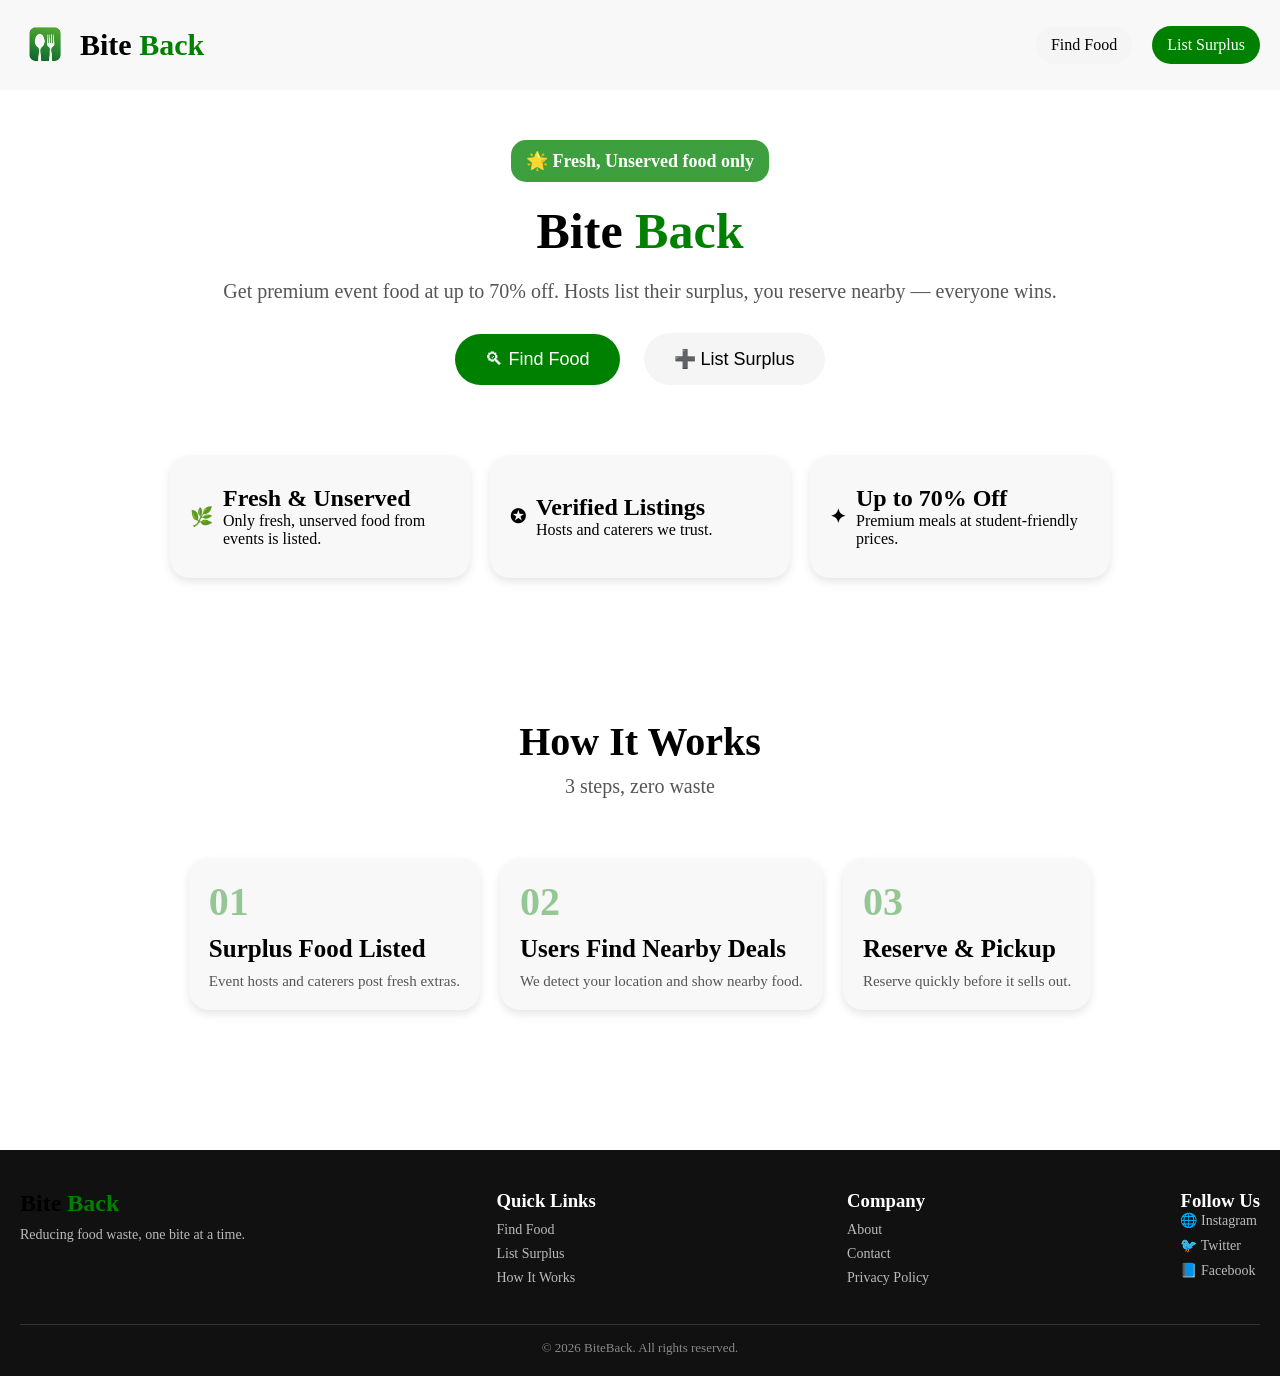
<file: biteback/index.html>
<!DOCTYPE html>
<html lang="en">

<head>
    <meta charset="UTF-8">
    <meta name="viewport" content="width=device-width, initial-scale=1.0">
    <title>BiteBack</title>
    <link rel="stylesheet" href="style.css">
</head>

<body>

    <!-- HEADER -->
    <div class="header">

        <div class="logo">
            <img src="logo.png" alt="BiteBack Logo" class="logo_img">

            <a href="index.html" class="logo_name">
                <span style="color:black;">Bite</span>
                <span style="color:green;">Back</span>
            </a>
        </div>

        <div class="menu_toggle" onclick="toggleMenu()">☰</div>

        <div class="nav" id="navMenu">
            <a href="customer_login.html" class="nav1" onclick="">Find Food</a>
            <a href="list_surplus/list_surplus_login.html" class="nav2">List Surplus</a>
        </div>

    </div>


    <!-- HERO SECTION -->
    <div class="content">

        <h4 class="tag_line">🌟 Fresh, Unserved food only</h4>

        <h1 class="title">
            <span>Bite</span>
            <span style="color:green;">Back</span>
        </h1>

        <p class="description">
            Get premium event food at up to 70% off.
            Hosts list their surplus, you reserve nearby —
            everyone wins.
        </p>

        <button class="food_btn" onclick="window.location.href='customer_login.html'">
            🔍︎ Find Food
        </button>

        <button class="surplus_btn"
            onclick="window.location.href='list_surplus/list_surplus_login.html'">
            ➕ List Surplus
        </button>


        <!-- TRUST CARDS -->
        <div class="cards">

            <div class="card">
                <div class="sym"><h3>🌿</h3></div>
                <div class="card_content">
                    <h2>Fresh & Unserved</h2>
                    <p>Only fresh, unserved food from events is listed.</p>
                </div>
            </div>

            <div class="card">
                <div class="sym"><h3>✪</h3></div>
                <div class="card_content">
                    <h2>Verified Listings</h2>
                    <p>Hosts and caterers we trust.</p>
                </div>
            </div>

            <div class="card">
                <div class="sym"><h3>✦</h3></div>
                <div class="card_content">
                    <h2>Up to 70% Off</h2>
                    <p>Premium meals at student-friendly prices.</p>
                </div>
            </div>

        </div>

    </div>


    <!-- HOW IT WORKS -->
    <div class="how_it_works">

        <h1 class="hiw_title">How It Works</h1>
        <p class="hiw_des">3 steps, zero waste</p>

        <div class="cards">

            <div class="card1">
                <h1 class="count">01</h1>
                <h2 class="card1_head">Surplus Food Listed</h2>
                <p class="card1_des">
                    Event hosts and caterers post fresh extras.
                </p>
            </div>

            <div class="card1">
                <h1 class="count">02</h1>
                <h2 class="card1_head">Users Find Nearby Deals</h2>
                <p class="card1_des">
                    We detect your location and show nearby food.
                </p>
            </div>

            <div class="card1">
                <h1 class="count">03</h1>
                <h2 class="card1_head">Reserve & Pickup</h2>
                <p class="card1_des">
                    Reserve quickly before it sells out.
                </p>
            </div>

        </div>

    </div>


    <!-- FOOTER -->
    <div class="footer">

        <div class="footer_container">

            <div class="footer_brand">
                <h2>
                    <span style="color:black;">Bite</span>
                    <span style="color:green;">Back</span>
                </h2>
                <p>Reducing food waste, one bite at a time.</p>
            </div>

            <div class="footer_links">
                <h3>Quick Links</h3>
                <a href="customer_login.html">Find Food</a>
                <a href="list_surplus/list_surplus_login.html">List Surplus</a>
                <a href="#">How It Works</a>
            </div>

            <div class="footer_links">
                <h3>Company</h3>
                <a href="#">About</a>
                <a href="#">Contact</a>
                <a href="#">Privacy Policy</a>
            </div>

            <div class="footer_social">
                <h3>Follow Us</h3>
                <p>🌐 Instagram</p>
                <p>🐦 Twitter</p>
                <p>📘 Facebook</p>
            </div>

        </div>

        <div class="footer_bottom">
            <p>© 2026 BiteBack. All rights reserved.</p>
        </div>

    </div>


    <!-- MOBILE MENU -->
    <script>
        function toggleMenu() {
            document.getElementById("navMenu").classList.toggle("active");
        }
    </script>


    <!-- LOCATION DETECT -->
    <script>
        function findFood() {

            let btn = document.querySelector(".food_btn");

            if (navigator.geolocation) {

                btn.innerHTML = "📍 Detecting Location...";
                btn.disabled = true;

                navigator.geolocation.getCurrentPosition(success, error);

            } else {
                alert("Geolocation not supported.");
            }

            function success(position) {

                let lat = position.coords.latitude;
                let lng = position.coords.longitude;

                window.location.href =
                    "food.php?lat=" + lat + "&lng=" + lng;
            }

            function error() {
                alert("Please allow location access.");

                btn.innerHTML = "🔍︎ Find Food";
                btn.disabled = false;
            }
        }
    </script>

</body>
</html>
</file>
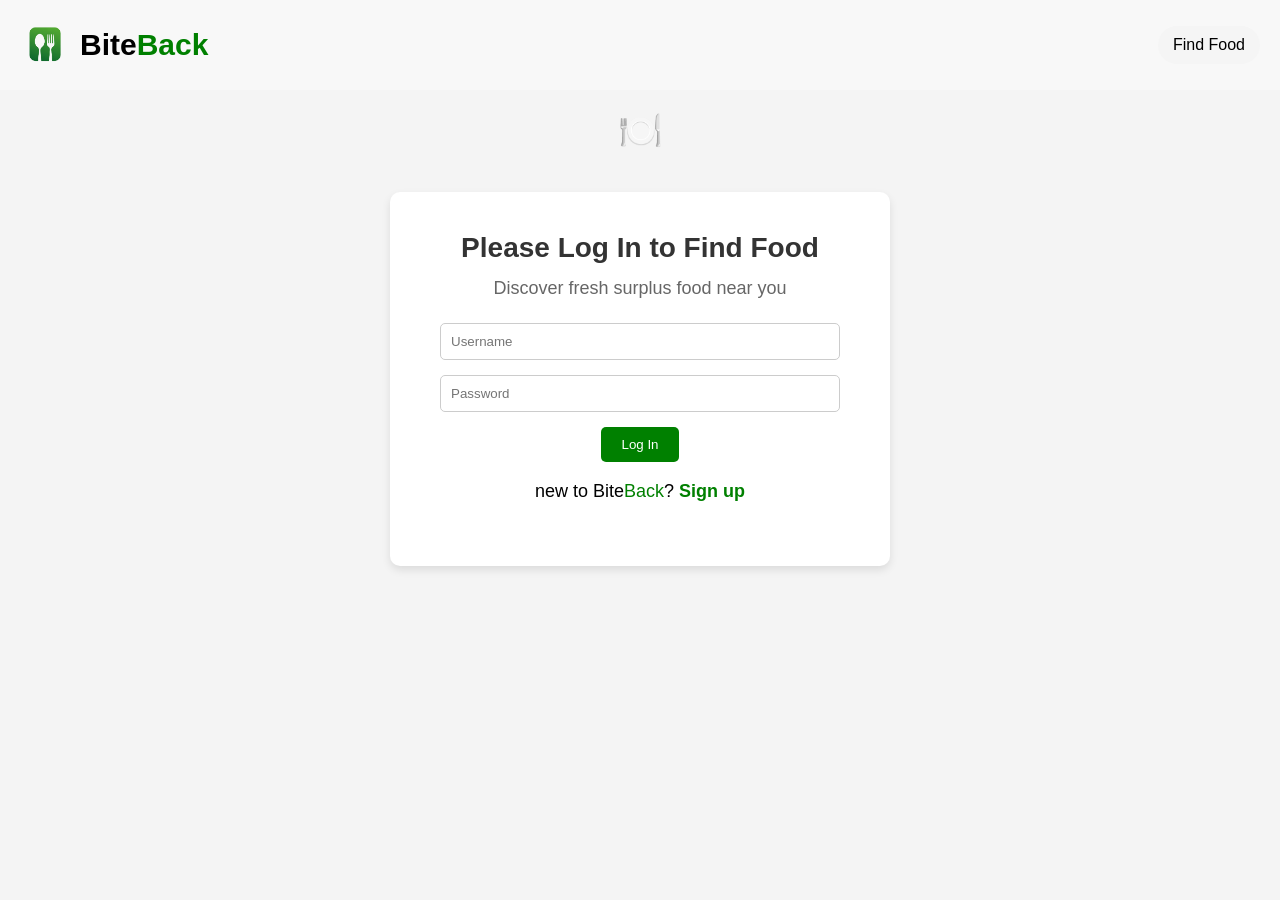
<file: biteback/customer_login.html>
<!DOCTYPE html>
<html>
<head>
    <meta charset="UTF-8">
    <meta name="viewport" content="width=device-width, initial-scale=1.0">
    <title>Customer Login - BiteBack</title>
    <link rel="stylesheet" href="customer_login.css">
</head>
<body>
    <div class="header">
        <div class="logo">
            <img src="logo.png" alt="BiteBack Logo" class="logo_img">
            <a class="logo_name" href="index.html"><span style="color: black;">Bite</span><span
                    style="color: green;">Back</span></a>

        </div>
        <div class="menu_toggle" onclick="toggleMenu()">☰</div>
        <div class="nav" id="navMenu">
            <a href="find_food/find_food_page.php" class="nav1">Find Food</a>
        </div>

    </div>
    <div class="content">
        <h1>🍽️</h1>
        <div class="form">
            <h2 class="form_title">Please Log In to Find Food</h2>
            <p class="form_subtitle">Discover fresh surplus food near you</p>
            <form action="customer_login.php" method="POST">
                <input type="text" name="username" placeholder="Username" required>
                <input type="password" name="password" placeholder="Password" required>
                <button type="submit" class="submit_btn">Log In</button>
                <p>new to <span style="color: black;">Bite</span><span style="color: green;">Back</span>? <a href="customer_signin.html">Sign up</a></p>
            </form>
        </div>
    </div>
</body>
<script>
function toggleMenu() {
    document.getElementById("navMenu").classList.toggle("active");
}

const loginParams = new URLSearchParams(window.location.search);
if (loginParams.get('error') === 'invalid') {
    alert('Invalid username or password.');
}
if (loginParams.get('registered') === '1') {
    alert('Registration successful! Please log in.');
}
</script>
</html>
</file>
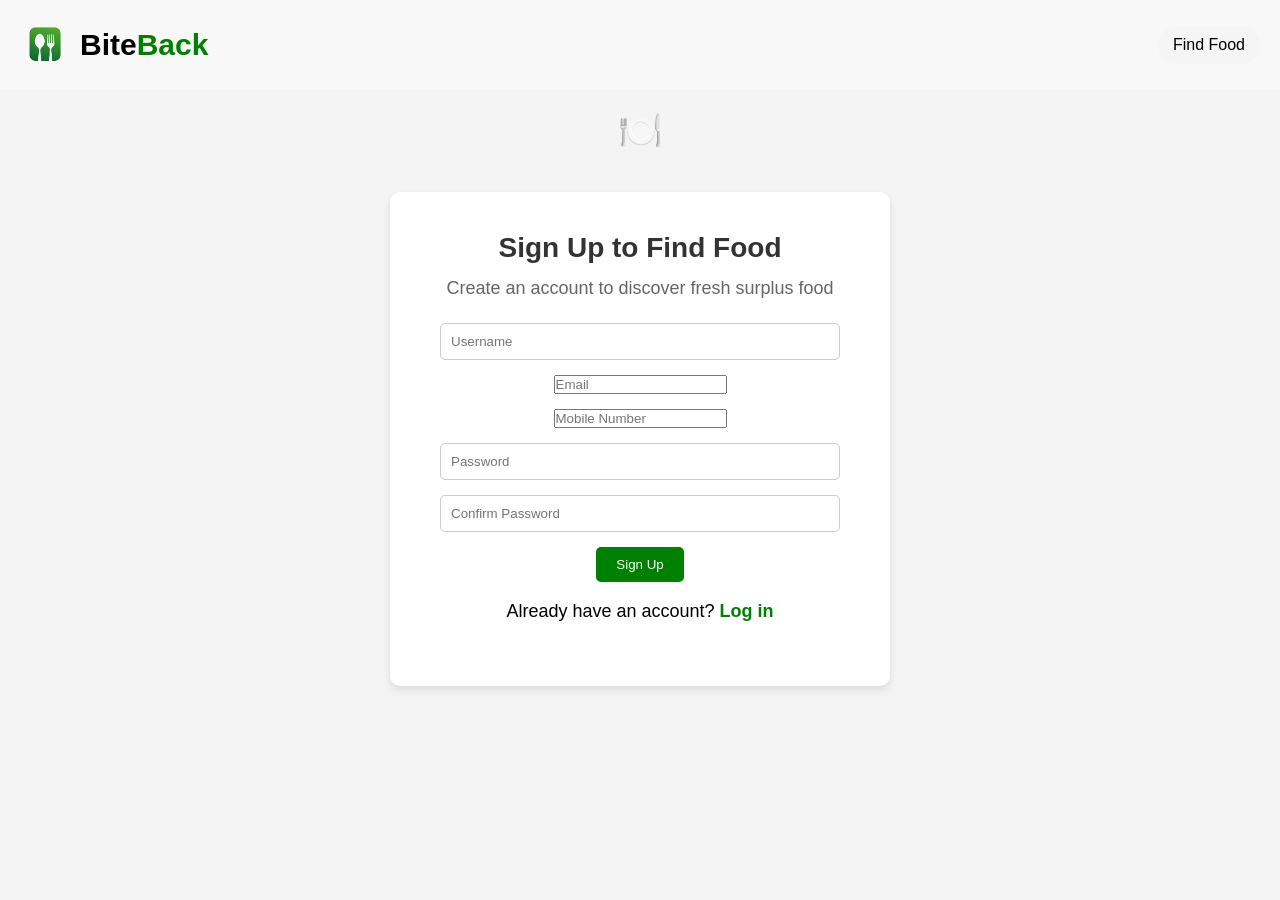
<file: biteback/customer_signin.html>
<!DOCTYPE html>
<html>
<head>
    <meta charset="UTF-8">
    <meta name="viewport" content="width=device-width, initial-scale=1.0">
    <title>Customer Sign Up - BiteBack</title>
    <link rel="stylesheet" href="customer_login.css">
</head>
<body>
    <div class="header">
        <div class="logo">
            <img src="logo.png" alt="BiteBack Logo" class="logo_img">
            <a class="logo_name" href="index.html"><span style="color: black;">Bite</span><span
                    style="color: green;">Back</span></a>

        </div>
        <div class="menu_toggle" onclick="toggleMenu()">☰</div>
        <div class="nav" id="navMenu">
            <a href="find_food/find_food.html" class="nav1">Find Food</a>
        </div>

    </div>
    <div class="content">
        <h1>🍽️</h1>
        <div class="form">
            <h2 class="form_title">Sign Up to Find Food</h2>
            <p class="form_subtitle">Create an account to discover fresh surplus food</p>
            <form action="customer_signin.php" method="POST" onsubmit="return validateForm()">
                <input type="text" name="username" placeholder="Username" required>
                <input type="email" name="email" placeholder="Email" required>
                <input type="number" name="mobile_number" placeholder="Mobile Number" required>
                <input type="password" name="password" placeholder="Password" required>
                <input type="password" name="confirm_password" placeholder="Confirm Password" required>
                <button type="submit" class="submit_btn">Sign Up</button>
                <p>Already have an account? <a href="customer_login.html">Log in</a></p>
            </form>
        </div>
    </div>
</body>
<script>
function toggleMenu() {
    document.getElementById("navMenu").classList.toggle("active");
}

function validateForm() {
    const password = document.querySelector('input[name="password"]').value;
    const confirmPassword = document.querySelector('input[name="confirm_password"]').value;
    const mobileNumber = document.querySelector('input[name="mobile_number"]').value;

    if (password !== confirmPassword) {
        alert("Passwords do not match!");
        return false;
    }

    const mobilePattern = /^[0-9]{10}$/;

    if (!mobilePattern.test(mobileNumber)) {
        alert("Enter valid 10-digit mobile number");
        return false;
    }

    return true;
}

const signUpParams = new URLSearchParams(window.location.search);
if (signUpParams.get('error') === 'password') {
    alert('Passwords do not match.');
}
if (signUpParams.get('error') === 'email') {
    alert('Please enter a valid email address.');
}
if (signUpParams.get('error') === 'mobile') {
    alert('Please enter a valid 10-digit mobile number.');
}
if (signUpParams.get('error') === 'duplicate') {
    alert('Username or email already exists.');
}
</script>
</html>
</file>
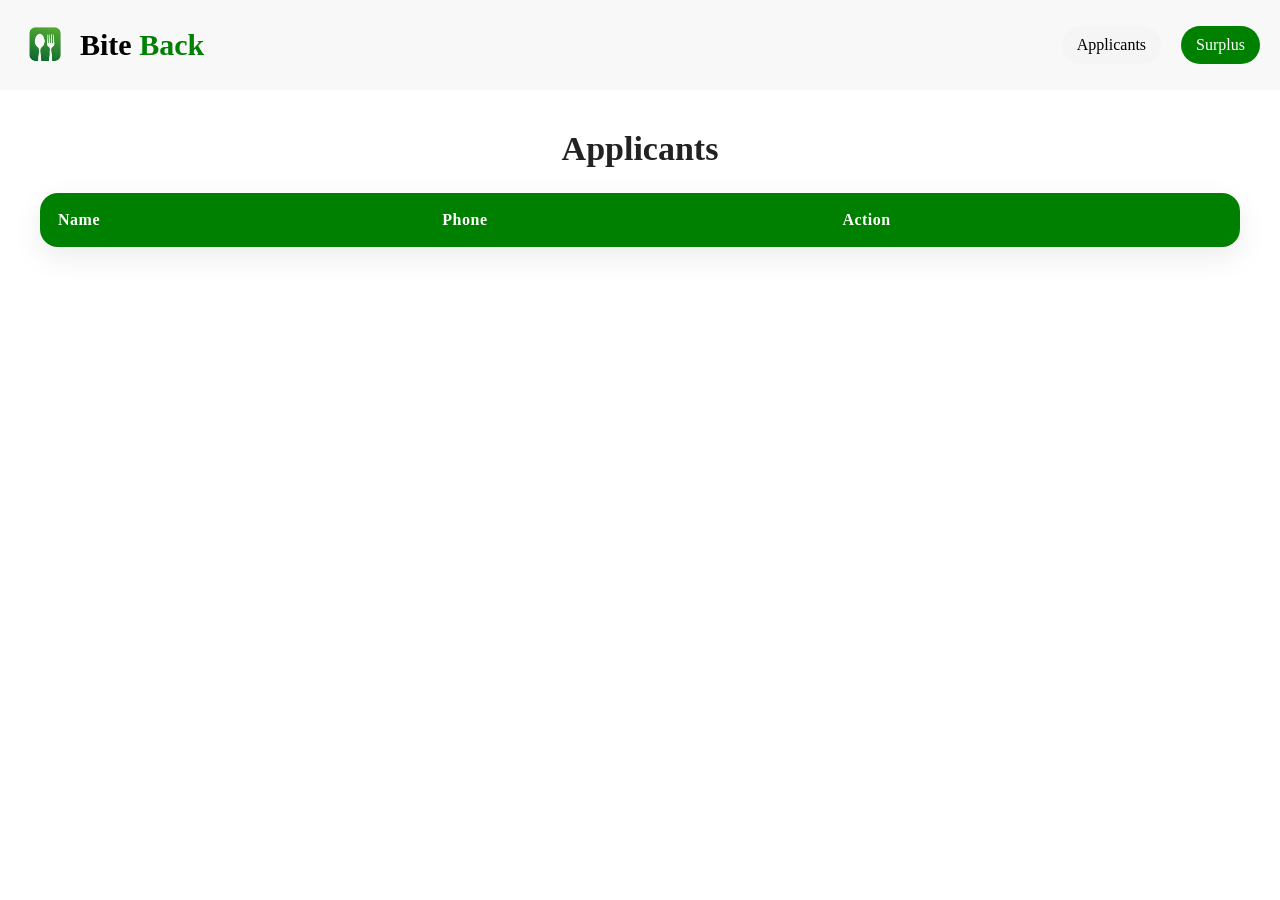
<file: biteback/admin/admin.html>
<html>

<head>
    <meta charset="UTF-8">
    <meta name="viewport" content="width=device-width, initial-scale=1.0">
    <title>BiteBack Admin</title>
    <link rel="stylesheet" href="admin.css">
</head>

<body>

    <div class="header">

        <div class="logo">
            <img src="../logo.png" alt="BiteBack Logo" class="logo_img">

            <a href="../index.html" class="logo_name">
                <span style="color:black;">Bite</span>
                <span style="color:green;">Back</span>
            </a>
        </div>

        <div class="menu_toggle" onclick="toggleMenu()">☰</div>

        <div class="nav" id="navMenu">
            <a href="admin.html" class="nav1">Applicants</a>
            <a href="surplus.html" class="nav2">Surplus</a>
        </div>

    </div>

    <div class="content">

        <h1>Applicants</h1>

        <table class="applicants_table" id="applicantsTable">
            <tr>
                <th>Name</th>
                <th>Phone</th>
                <th>Action</th>
            </tr>
        </table>

    </div>

    <script>
        fetch('applicants.php')
            .then(response => response.json())
            .then(data => {

                console.log(data); // check browser console

                const table = document.getElementById("applicantsTable");

                const rows = data.map(applicant => `
<tr>
    <td>${applicant.username}</td>
    <td>${applicant.mobile}</td>
    <td class="action_buttons">
        <button class="approve_btn" onclick="approveApplicant(${applicant.id})">
            Approve
        </button>

        <button class="reject_btn" onclick="rejectApplicant(${applicant.id})">
            Reject
        </button>
    </td>
</tr>
`).join('');
                table.innerHTML += rows;

            })
            .catch(error => console.log(error));
    </script>

</body>
<script>
    function toggleMenu() {
        document.getElementById("navMenu").classList.toggle("active");
    }
</script>
<script>
function approveApplicant(id) {
    fetch("approve.php?id=" + id)
        .then(response => response.text())
        .then(data => {
            location.reload();
        })
        .catch(error => {
            alert("Error approving applicant");
        });
}

function rejectApplicant(id) {
    fetch("reject.php?id=" + id)
        .then(response => response.text())
        .then(data => {
            location.reload();
        })
        .catch(error => {
            alert("Error rejecting applicant");
        });
}
</script>
</html>
</file>
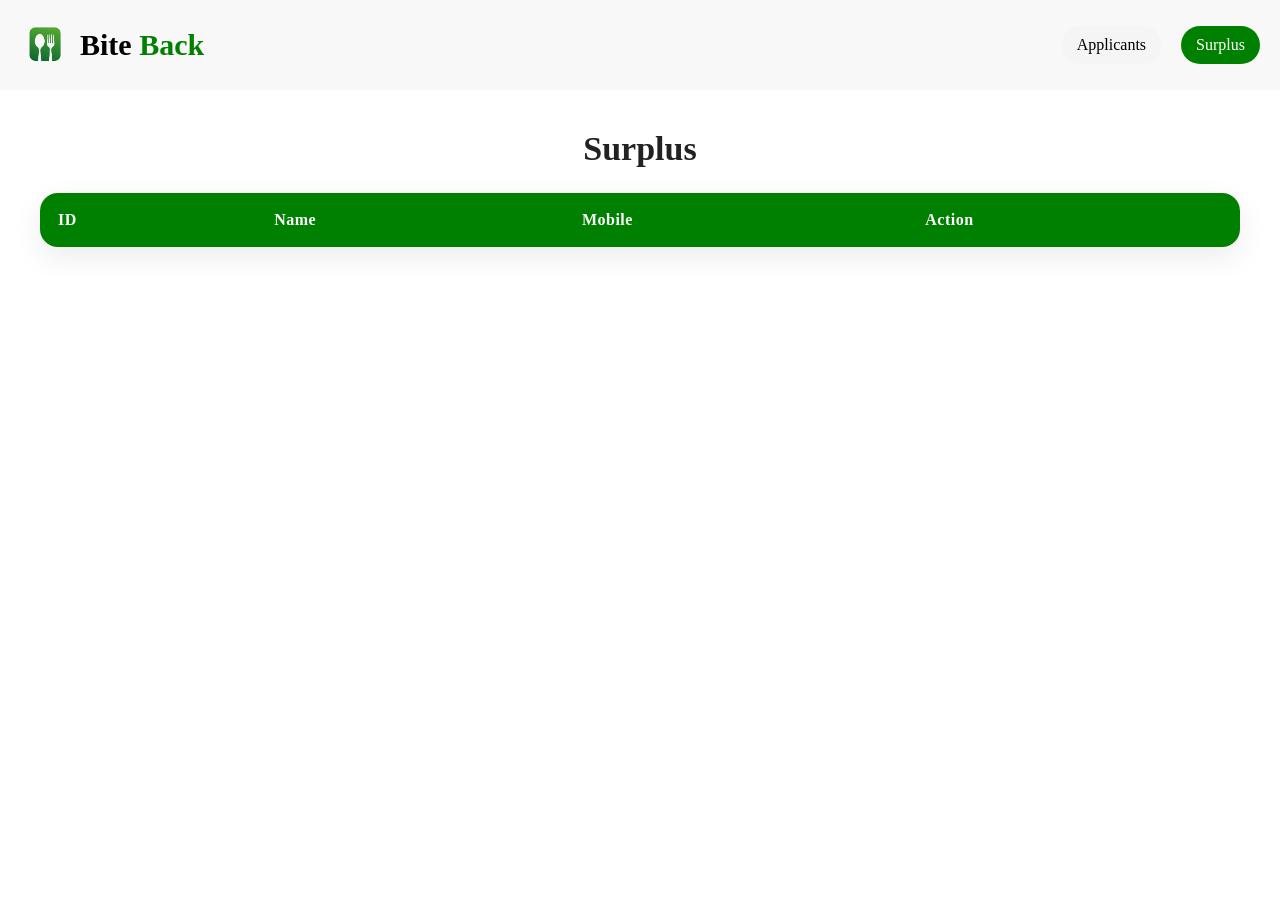
<file: biteback/admin/surplus.html>
<html>
<head>
<meta charset="UTF-8">
<meta name="viewport" content="width=device-width, initial-scale=1.0">
<link rel="stylesheet" href="admin.css">
<title>Admin Dashboard</title>
</head>

<body>

<div class="header">
    <div class="logo">
        <img src="../logo.png" class="logo_img">
        <a href="../index.html" class="logo_name">
            <span style="color:black;">Bite</span>
            <span style="color:green;">Back</span>
        </a>
    </div>

    <div class="menu_toggle" onclick="toggleMenu()">☰</div>

    <div class="nav" id="navMenu">
        <a href="admin.html" class="nav1">Applicants</a>
        <a href="surplus.html" class="nav2">Surplus</a>
    </div>
</div>

<div class="content">
    <h1>Surplus</h1>

    <table class="surplus_table applicants_table" id="surplusTable">
        <tr>
            <th>ID</th>
            <th>Name</th>
            <th>Mobile</th>
            <th>Action</th>
        </tr>
    </table>
</div>

<script>
function toggleMenu(){
    document.getElementById("navMenu").classList.toggle("active");
}
</script>

<script>
fetch("surplus.php")
.then(response => response.json())
.then(data => {

    const table = document.getElementById("surplusTable");

    data.forEach(user => {

        table.innerHTML += `
        <tr data-id="${user.id}">
            <td>${user.id}</td>
            <td>${user.name}</td>
            <td>${user.mobile}</td>
            <td>
                <button class="delete_btn" onclick="deleteSurplus(${user.id})">
                    Delete
                </button>
            </td>
        </tr>
        `;

    });

});
</script>

<script>
function deleteSurplus(id){

    if(confirm("Delete this surplus account?")){

        fetch("delete.php?id=" + id)
        .then(response => response.json())
        .then(data => {

            alert(data.message);

            if(data.status == "success"){
                document.querySelector(`tr[data-id="${id}"]`).remove();
            }

        });

    }
}
</script>

</body>
</html>
</file>
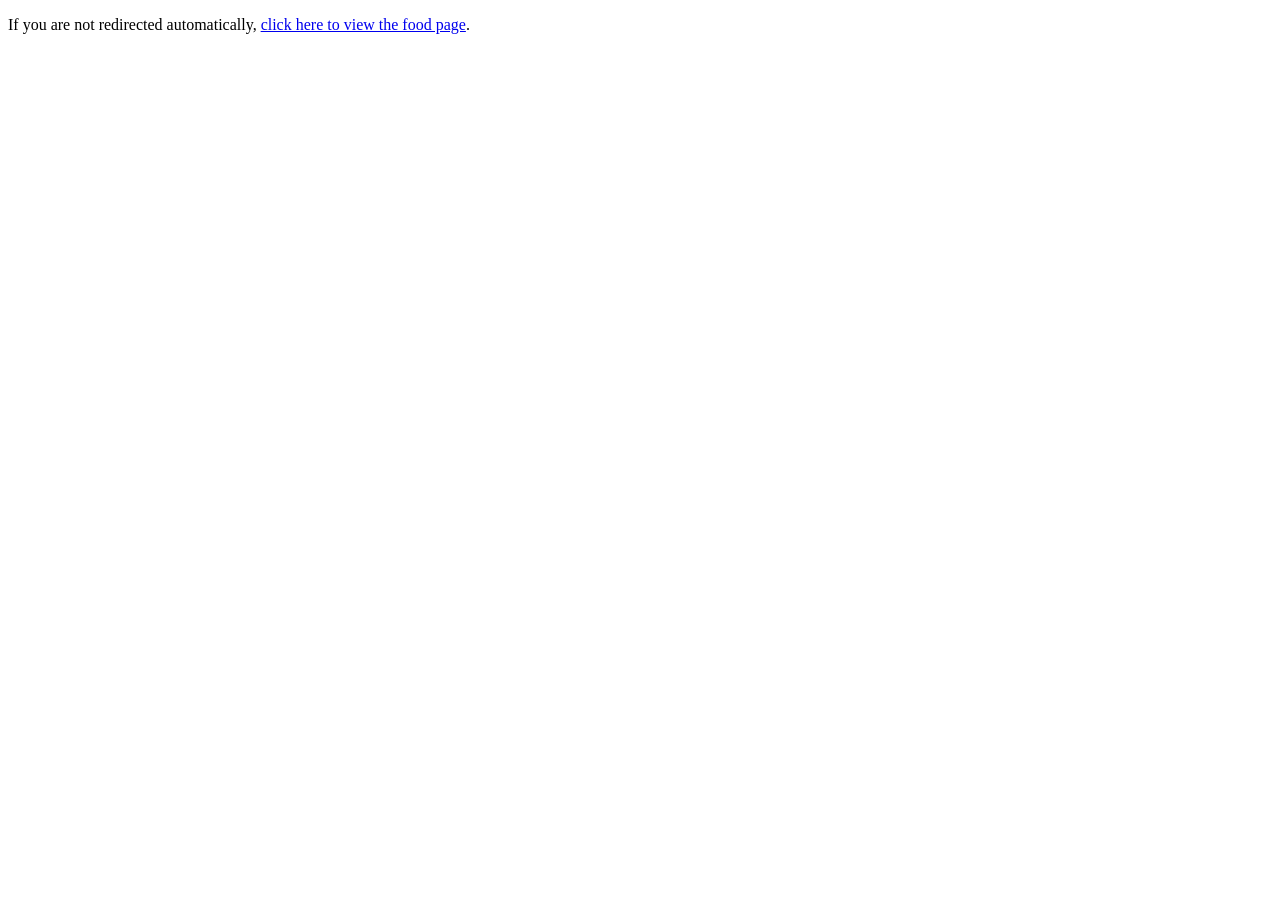
<file: biteback/find_food/find_food.html>
<!DOCTYPE html>
<html lang="en">
<head>
<meta charset="UTF-8">
<meta name="viewport" content="width=device-width, initial-scale=1.0">
<title>Find Food - BiteBack</title>
<meta http-equiv="refresh" content="0;url=find_food_page.php">
</head>
<body>
    <p>If you are not redirected automatically, <a href="find_food_page.php">click here to view the food page</a>.</p>
</body>
</html>
</file>
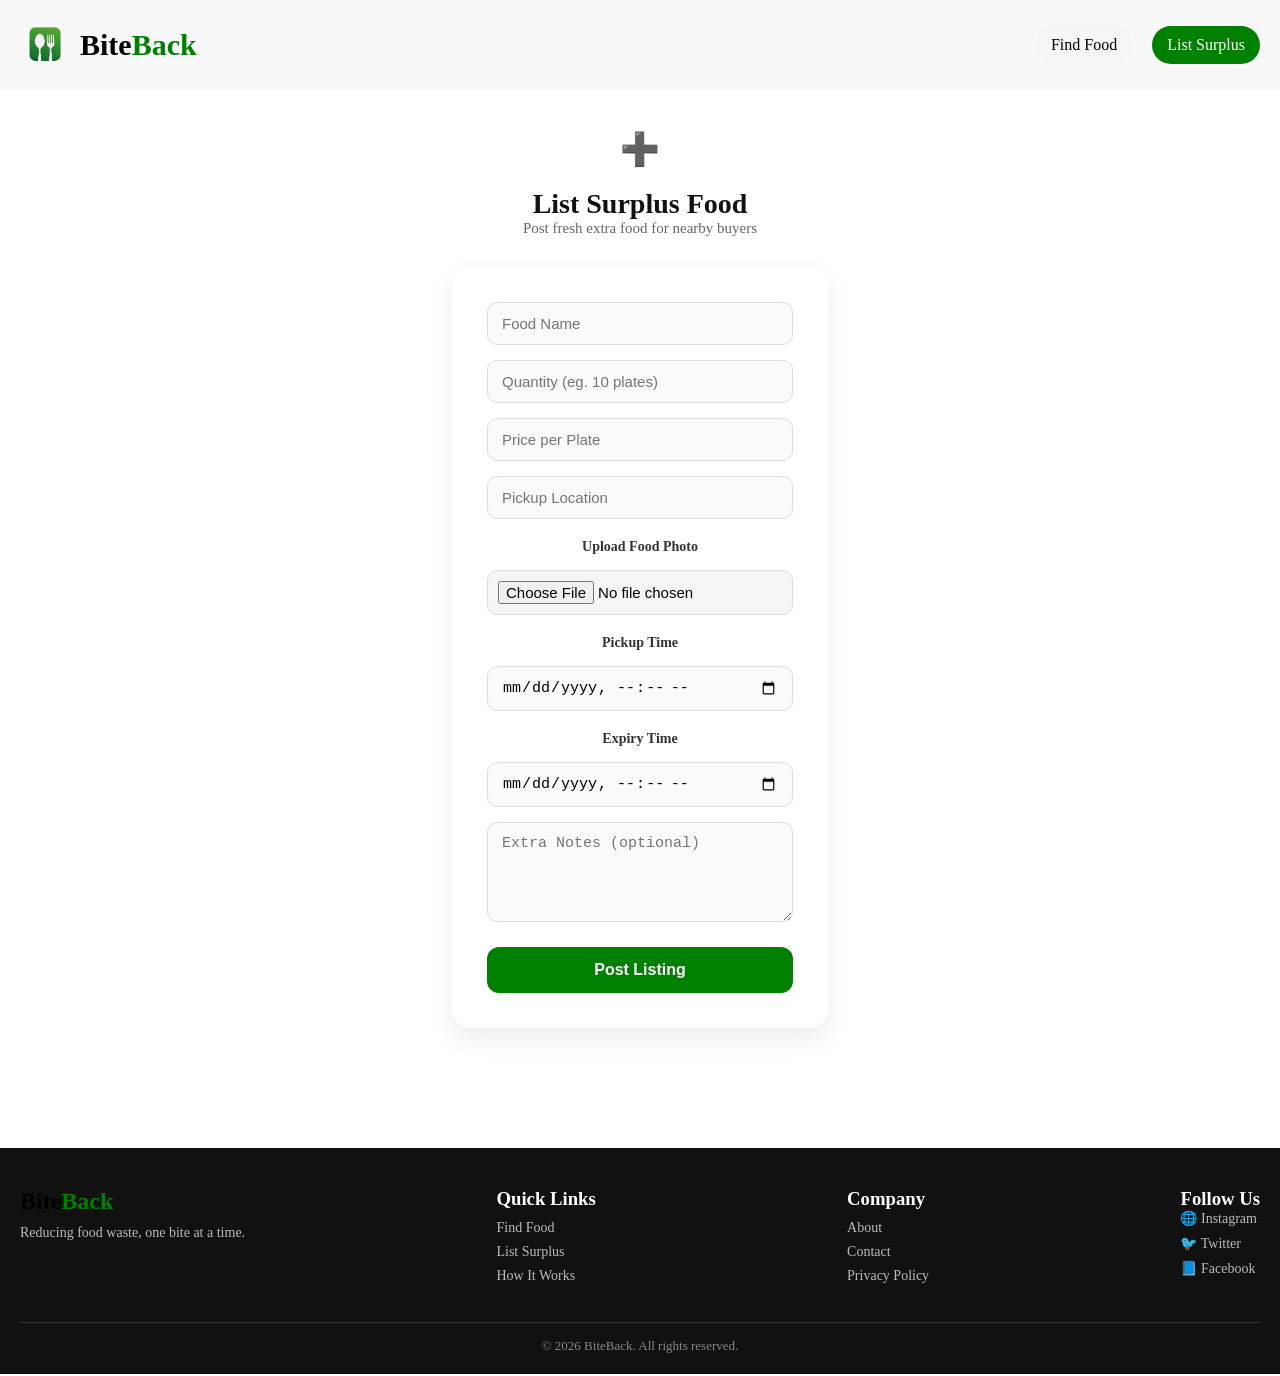
<file: biteback/list_surplus/list_surplus.html>
<!DOCTYPE html>
<html lang="en">

<head>
    <meta charset="UTF-8">
    <meta name="viewport" content="width=device-width, initial-scale=1.0">
    <title>Document</title>
    <link rel="stylesheet" href="list_surplus.css">
</head>

<body>
    <div class="header">
        <div class="logo">
            <img src="../logo.png" alt="BiteBack Logo" class="logo_img">
            <a class="logo_name" href="../index.html"><span style="color: black;">Bite</span><span
                    style="color: green;">Back</span></a>

        </div>
        <div class="menu_toggle" onclick="toggleMenu()">☰</div>
        <div class="nav" id="navMenu">
            <a href="../find_food/find_food_page.php" class="nav1" onclick="findFood()">Find Food</a>
            <a href="list_surplus.html" class="nav2">List Surplus</a>
        </div>

    </div>
    <div class="content">
        <h1>➕</h1>
        <div class="form">

            <h2 class="form_title">List Surplus Food</h2>
            <p class="form_subtitle">Post fresh extra food for nearby buyers</p>
            <form action="list_surplus.php" method="POST" enctype="multipart/form-data">

                <input type="text" name="food_name" placeholder="Food Name" required>

                <input type="text" name="quantity" placeholder="Quantity (eg. 10 plates)" required>

                <input type="number" name="price" placeholder="Price per Plate" required>

                <input type="text" name="location" id="address" placeholder="Pickup Location" required>

                <label class="file_label">Upload Food Photo</label>
                <input type="file" name="image" accept="image/*" required>

                <label class="time_label">Pickup Time</label>
                <input type="datetime-local" name="pickup_time" required>

                <label class="time_label">Expiry Time</label>
                <input type="datetime-local" name="expiry_time" required>

                <textarea name="notes" placeholder="Extra Notes (optional)"></textarea>
                <input type="hidden" name="latitude" id="lat">
                <input type="hidden" name="longitude" id="lng">

                <button type="button" onclick="get_cordinates()" class="submit_btn">Post Listing</button>

            </form>
        </div>
    </div>
    <div class="footer">
        <div class="footer_container">

            <div class="footer_brand">
                <h2><span style="color: black;">Bite</span><span style="color: green;">Back</span></h2>
                <p>Reducing food waste, one bite at a time.</p>
            </div>

            <div class="footer_links">
                <h3>Quick Links</h3>
                <a href="#">Find Food</a>
                <a href="#">List Surplus</a>
                <a href="#">How It Works</a>
            </div>

            <div class="footer_links">
                <h3>Company</h3>
                <a href="#">About</a>
                <a href="#">Contact</a>
                <a href="#">Privacy Policy</a>
            </div>

            <div class="footer_social">
                <h3>Follow Us</h3>
                <p>🌐 Instagram</p>
                <p>🐦 Twitter</p>
                <p>📘 Facebook</p>
            </div>

        </div>

        <div class="footer_bottom">
            <p>© 2026 BiteBack. All rights reserved.</p>
        </div>
    </div>

</body>
<script>
    function get_cordinates() {

        let address = document.getElementById("address").value;

        fetch(`https://nominatim.openstreetmap.org/search?format=json&q=${encodeURIComponent(address)}`)
            .then(response => response.json())
            .then(data => {

                if (data.length > 0) {

                    let lat = data[0].lat;
                    let lon = data[0].lon;

                    document.getElementById("lat").value = lat;
                    document.getElementById("lng").value = lon;

                    document.querySelector("form").submit();

                } else {
                    alert("Address not found");
                }

            })
            .catch(error => {
                console.log(error);
                alert("Error finding location");
            });
    }
</script>
<script>

    function toggleMenu() {
        document.getElementById("navMenu").classList.toggle("active");
    }

</script>
 <script>
        function findFood() {

            let btn = document.querySelector(".food_btn");

            if (navigator.geolocation) {

                btn.innerHTML = "📍 Detecting Location...";
                btn.disabled = true;

                navigator.geolocation.getCurrentPosition(success, error);

            } else {
                alert("Geolocation not supported.");
            }

            function success(position) {

                let lat = position.coords.latitude;
                let lng = position.coords.longitude;

                window.location.href =
                    "../food.php?lat=" + lat + "&lng=" + lng;
            }

            function error() {
                alert("Please allow location access.");

                btn.innerHTML = "🔍︎ Find Food";
                btn.disabled = false;
            }
        }
    </script>


</html>
</file>
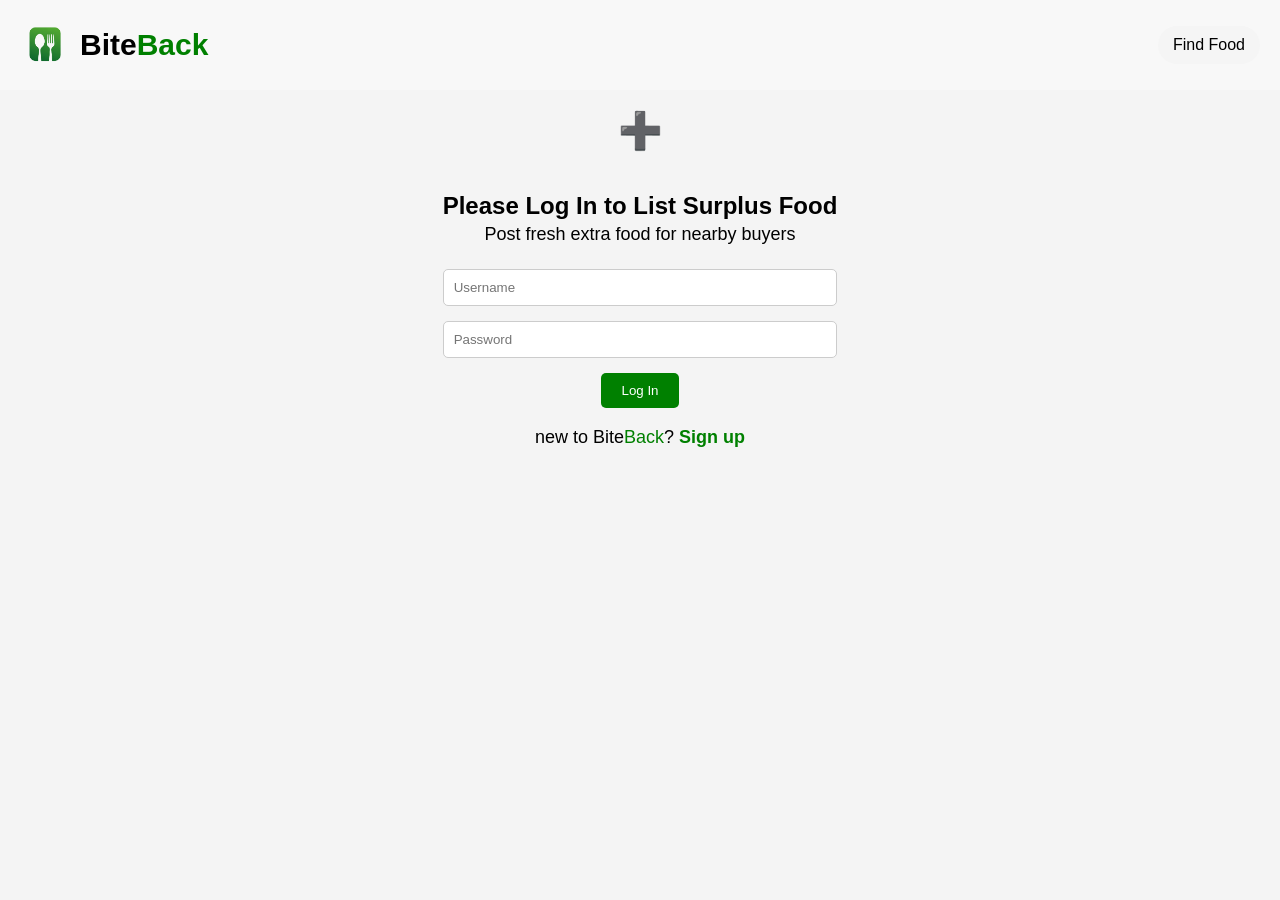
<file: biteback/list_surplus/list_surplus_login.html>
<!DOCTYPE html>
<html>
<head>
    <meta charset="UTF-8">
    <meta name="viewport" content="width=device-width, initial-scale=1.0">
    <title>List Surplus - BiteBack</title>
    <link rel="stylesheet" href="list_surplus_login.css">
</head>
<body>
    <div class="header">
        <div class="logo">
            <img src="../logo.png" alt="BiteBack Logo" class="logo_img">
            <a class="logo_name" href="index.html"><span style="color: black;">Bite</span><span
                    style="color: green;">Back</span></a>

        </div>
        <div class="menu_toggle" onclick="toggleMenu()">☰</div>
        <div class="nav" id="navMenu">
            <a href="../index.html" class="nav1">Find Food</a>
        </div>

    </div>
    <div class="content">
        <h1>➕</h1>
        <div class="form">
            <h2 class="form_title">Please Log In to List Surplus Food</h2>
            <p class="form_subtitle">Post fresh extra food for nearby buyers</p>
            <form action="list_surplus_login.php" method="POST">
                <input type="text" name="username" placeholder="Username" required>
                <input type="password" name="password" placeholder="Password" required>
                <button type="submit" class="submit_btn">Log In</button>
                <p>new to <span style="color: black;">Bite</span><span style="color: green;">Back</span>? <a href="list_surplus_signin.html">Sign up</a></p>
            </form>
        </div>
    </div>
</body>
<script>
function toggleMenu() {
    document.getElementById("navMenu").classList.toggle("active");
}

const loginParams = new URLSearchParams(window.location.search);
if (loginParams.get('error') === 'invalid') {
    alert('Invalid username or password.');
}
if (loginParams.get('registered') === '1') {
    alert('Registration successful. Please log in.');
}
</script>
</html>
</file>
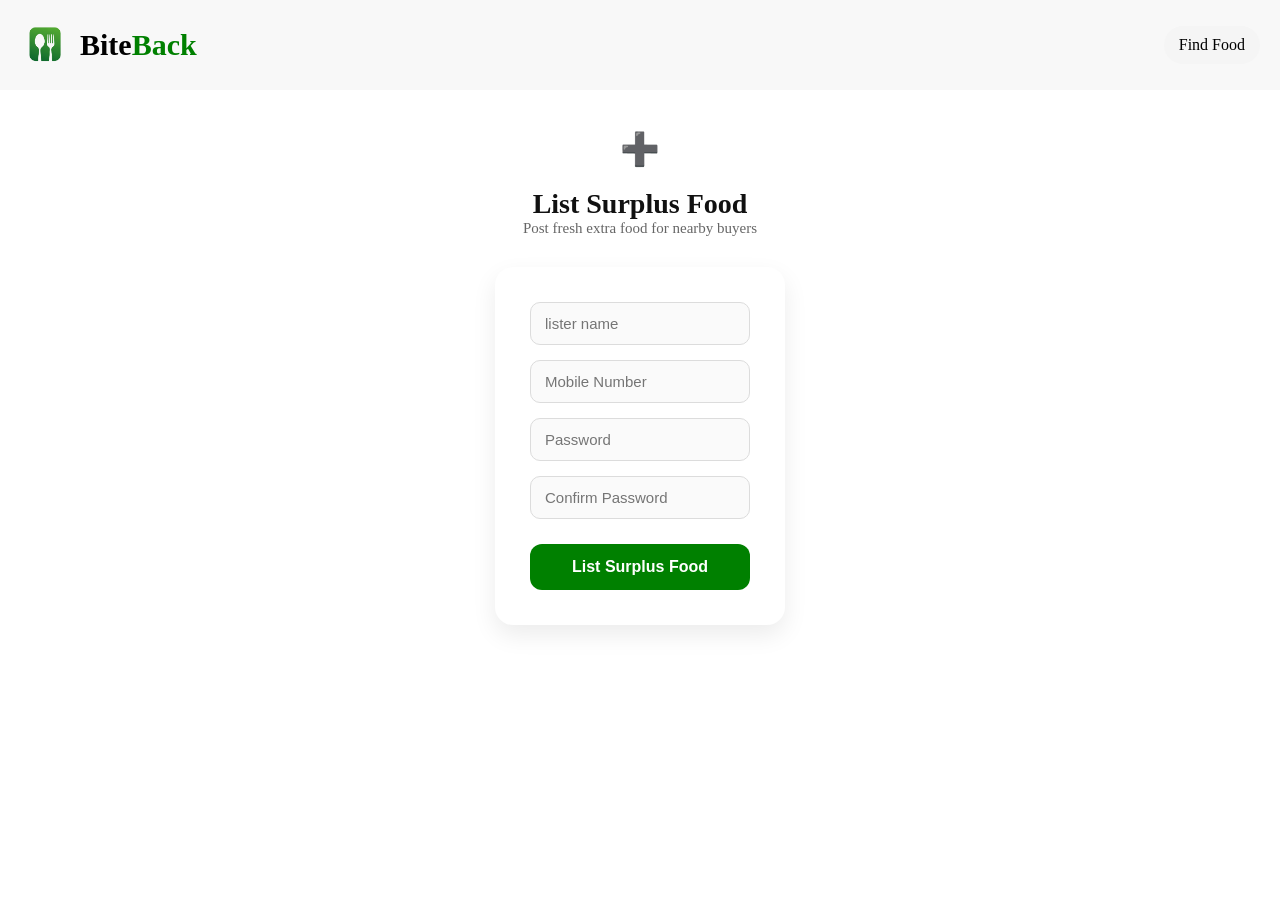
<file: biteback/list_surplus/list_surplus_signin.html>
<html>
<head>
    <meta charset="UTF-8">
    <meta name="viewport" content="width=device-width, initial-scale=1.0">
    <title>List Surplus - BiteBack</title>
    <link rel="stylesheet" href="list_surplus.css">
</head>
<body>  
    <div class="header">
        <div class="logo">
            <img src="../logo.png" alt="BiteBack Logo" class="logo_img">
            <a class="logo_name" href="index.html"><span style="color: black;">Bite</span><span
                    style="color: green;">Back</span></a>

        </div>
        <div class="menu_toggle" onclick="toggleMenu()">☰</div>
        <div class="nav" id="navMenu">
            <a href="../index.html" class="nav1">Find Food</a>
        </div>

    </div>
    <div class="content">
        <h1>➕</h1>
        <div class="form">

            <h2 class="form_title">List Surplus Food</h2>
            <p class="form_subtitle">Post fresh extra food for nearby buyers</p>
            <form action="list_surplus_signin.php" method="POST" enctype="multipart/form-data" onsubmit="return validateForm()">
                <input type="text" name="name" placeholder="lister name" required>
                <input type="number" name="mobile_number" placeholder="Mobile Number" required>
                <input type="password" name="password" placeholder="Password" required>
                <input type="password" name="confirm_password" placeholder="Confirm Password" required>
                <button type="submit" class="submit_btn">List Surplus Food</button>
            </form>
        </div>
    </div>
</body>
<script>
function toggleMenu() {
    document.getElementById("navMenu").classList.toggle("active");
}

function validateForm() {
    const password = document.querySelector('input[name="password"]').value;
    const confirmPassword = document.querySelector('input[name="confirm_password"]').value;
    const mobileNumber = document.querySelector('input[name="mobile_number"]').value;

    if (password !== confirmPassword) {
        alert("Passwords do not match!");
        return false;
    }

    const mobilePattern = /^[0-9]{10}$/;

    if (!mobilePattern.test(mobileNumber)) {
        alert("Enter valid 10-digit mobile number");
        return false;
    }

    return true;
}

const signUpParams = new URLSearchParams(window.location.search);
if (signUpParams.get('error') === 'password') {
    alert('Passwords do not match.');
}
if (signUpParams.get('error') === 'mobile') {
    alert('Please enter a valid 10-digit mobile number.');
}
if (signUpParams.get('error') === 'db') {
    alert('Registration failed. Please try again.');
}
</script>
</html>
</file>
<file: biteback/style.css>
*{
    margin: 0;
    padding: 0;
    box-sizing: border-box;
}

.header{
    display: flex;
    align-items: center;
    justify-content: space-between;
    padding: 20px;
    background-color: #f8f8f8;
}

.logo{
    display: flex;
    align-items: center;
}

.logo_img{
    width: 50px;
    height: 50px;
    margin-right: 10px;
}

.logo_name{
    font-weight: bold;
    text-decoration: none;
    font-size: 30px;
}

.nav{
    display: flex;
    align-items: center;
}

.nav a{
    margin-left: 20px;
    text-decoration: none;
    font-size: 16px;
    padding: 10px 15px;
    border-radius: 20px;
    display: inline-block; /* important for transform */
    transition: all 0.3s ease; /* smooth hover */
}

.nav1{
    background-color: whitesmoke;
    color: black;
}

.nav2{
    background-color: green;
    color: white;
}

.nav1:hover{
    background-color:orange;
    transform: scale(1.1); /* slightly reduced for better UX */
}

.nav2:hover{    
    background-color: rgb(0, 110, 0);
    transform: scale(1.1);
}
.content{
    text-align: center;
    padding: 50px;
}
.tag_line{
    color: white;
    font-size: 18px;
    margin-bottom: 20px;
    background-color: rgba(0, 128, 0, 0.758);
    display: inline-block;
    padding: 10px 15px;
    border-radius: 15px;
}
.title{
    font-size: 50px;
    margin-bottom: 20px;
}
.description{
    font-size: 20px;
    color: #555;
    margin-bottom: 30px;
}
.food_btn, .surplus_btn{
    font-size: 18px;
    padding: 15px 30px;
    border: none;
    border-radius: 30px;
    cursor: pointer;
    transition: all 0.3s ease;
}
.food_btn{
    background-color: green;
    color: white;
    margin-right: 20px;
}
.surplus_btn{
    background-color: whitesmoke;
    color: black;
}
.food_btn:hover, .surplus_btn:hover{
    background-color: orange;
    transform: scale(1.1);
}
.cards{
    display: flex;
    justify-content: center;
    gap: 20px;
    padding: 70px;
}
.card{
    width: 300px;
    display: flex;
    align-items: center;
    background-color: #f8f8f8;
    border-radius: 20px;
    padding: 20px;
    box-shadow: 0 4px 8px rgba(0, 0, 0, 0.1);
    transition: all 0.3s ease;
}
.card:hover{
    transform: scale(1.05);
}
.card_img{
    width: 100%;
    height: 200px;
    object-fit: cover;
    border-radius: 20px 20px 0 0;
}
.card_content{
    padding: 10px;
    text-align: left;
}
.how_it_works{
    text-align: center;
    padding: 20px;
}
.hiw_title{
    font-size: 40px;
    margin-bottom: 10px;
}
.hiw_des{
    font-size: 20px;
    color: #555;
    margin-bottom: -10px;
}
.card1{
    background-color: #f8f8f8;
    border-radius: 20px;
    display: flex;
    flex-direction: column;
    text-align: left;
    padding: 20px;
    box-shadow: 0 4px 8px rgba(0, 0, 0, 0.1);
    transition: all 0.3s ease;
}
.card1:hover{
    transform: scale(1.05);
}
.count{
    font-size: 40px;
    color: green;
    margin-bottom: 10px;
    opacity: 0.4;
}
.card1_head{
    font-size: 25px;
    font-weight: bold;
    color: black;
    margin-bottom: 10px;
}
.card1_des{
    font-size: 15px;
    color: #555;
}
.footer{
    background-color: #111;
    color: #fff;
    padding: 40px 20px 20px;
    margin-top: 50px;
}

.footer_container{
    display: flex;
    justify-content: space-between;
    flex-wrap: wrap;
    gap: 30px;
}

.footer_brand h2{
    margin-bottom: 10px;
}

.footer_brand p{
    font-size: 14px;
    color: #bbb;
}

.footer_links{
    display: flex;
    flex-direction: column;
}

.footer_links h3{
    margin-bottom: 10px;
}

.footer_links a{
    text-decoration: none;
    color: #bbb;
    margin-bottom: 8px;
    font-size: 14px;
    transition: 0.3s;
}

.footer_links a:hover{
    color: #00c853;
}

.footer_social p{
    font-size: 14px;
    margin-bottom: 8px;
    color: #bbb;
    cursor: pointer;
}

.footer_social p:hover{
    color: #00c853;
}

.footer_bottom{
    text-align: center;
    margin-top: 30px;
    border-top: 1px solid #333;
    padding-top: 15px;
    font-size: 13px;
    color: #888;
}
/* Tablets */
@media (max-width: 992px){
    .title{
        font-size: 40px;
    }

    .description{
        font-size: 18px;
    }

    .cards{
        flex-wrap: wrap;
        padding: 40px;
    }

    .card{
        width: 45%;
    }

    .card1{
        width: 45%;
    }
}


/* Mobile devices */
@media (max-width: 768px){

    .header{
        flex-direction: column;
        align-items: center;
        gap: 15px;
    }

    .nav{
        flex-direction: column;
        width: 100%;
    }

    .nav a{
        width: 80%;
        text-align: center;
    }

    .content{
        padding: 30px 20px;
    }

    .title{
        font-size: 32px;
    }

    .description{
        font-size: 16px;
    }

    .food_btn, .surplus_btn{
        width: 100%;
        margin: 10px 0;
    }

    .cards{
        flex-direction: column;
        align-items: center;
        padding: 20px;
    }

    .card, .card1{
        width: 100%;
        max-width: 350px;
    }

    .hiw_title{
        font-size: 30px;
    }

    .hiw_des{
        font-size: 16px;
    }

    .footer_container{
        flex-direction: column;
        gap: 20px;
    }
}


/* Small phones */
@media (max-width: 480px){

    .logo_img{
        width: 40px;
        height: 40px;
    }

    .logo_name{
        font-size: 20px;
    }

    .title{
        font-size: 26px;
    }

    .tag_line{
        font-size: 14px;
        padding: 8px 12px;
    }

    .card_content h2{
        font-size: 18px;
    }

    .card_content p{
        font-size: 14px;
    }
}
/* Menu icon hidden on desktop */
.menu_toggle{
    display: none;
    font-size: 28px;
    cursor: pointer;
}

/* Default navbar */
.nav{
    display: flex;
    align-items: center;
}

/* Mobile styles */
@media (max-width: 768px){

    .header{
        flex-direction: row; /* keep navbar shape */
    }

    .menu_toggle{
        display: block;
    }

    .nav{
        position: absolute;
        top: 80px;
        right: 0;
        background: white;
        flex-direction: column;
        width: 200px;
        padding: 20px;
        gap: 10px;
        box-shadow: 0 8px 20px rgba(0,0,0,0.1);

        opacity: 0;
        pointer-events: none;
        transform: translateY(-10px);
        transition: all 0.3s ease;
    }

    .nav a{
        width: 100%;
        text-align: center;
    }

    /* Active menu */
    .nav.active{
        opacity: 1;
        pointer-events: auto;
        transform: translateY(0);
    }
}
</file>
<file: biteback/customer_login.css>
*{
    margin: 0;
    padding: 0;
    box-sizing: border-box;
}
body {
    font-family: Arial, sans-serif;
    background-color: #f4f4f4;
}
.header{
    display: flex;
    align-items: center;
    justify-content: space-between;
    padding: 20px;
    background-color: #f8f8f8;
}

.logo{
    display: flex;
    align-items: center;
}

.logo_img{
    width: 50px;
    height: 50px;
    margin-right: 10px;
}

.logo_name{
    font-weight: bold;
    text-decoration: none;
    font-size: 30px;
}

.nav{
    display: flex;
    align-items: center;
}

.nav a{
    margin-left: 20px;
    text-decoration: none;
    font-size: 16px;
    padding: 10px 15px;
    border-radius: 20px;
    display: inline-block; /* important for transform */
    transition: all 0.3s ease; /* smooth hover */
}

.nav1{
    background-color: whitesmoke;
    color: black;
}

.nav2{
    background-color: green;
    color: white;
}

.nav1:hover{
    background-color:orange;
    transform: scale(1.1); /* slightly reduced for better UX */
}

.nav2:hover{    
    background-color: rgb(0, 110, 0);
    transform: scale(1.1);
}

.content{
    max-width: 1200px;
    margin: 0 auto;
    padding: 20px;
    display: flex;
    flex-direction: column;
    align-items: center;
    text-align: center;
    gap: 20px;
}
.content h1{
    font-size: 36px;
    margin-bottom: 20px;
}
.content p{
    font-size: 18px;
    line-height: 1.6;
    margin-bottom: 20px;
}   
.content a{
    color: green;
    text-decoration: none;
    font-weight: bold;
}
.content a:hover{
    text-decoration: underline;
}
.form{
    background-color: white;
    padding: 40px;
    border-radius: 10px;
    box-shadow: 0 4px 8px rgba(0,0,0,0.1);
    max-width: 500px;
    width: 100%;
}
.form_title{
    font-size: 28px;
    margin-bottom: 10px;
    color: #333;
}
.form_subtitle{
    font-size: 16px;
    color: #666;
    margin-bottom: 20px;
}
form{
    display: flex;
    flex-direction: column;
    align-items: center;
    gap: 15px;
}
form input[type="text"],
form input[type="password"]{
    width: 100%;
    max-width: 400px;
    padding: 10px;
    border: 1px solid #ccc;
    border-radius: 5px;
}
.submit_btn{
    padding: 10px 20px;
    background-color: green;
    color: white;
    border: none;
    border-radius: 5px;
    cursor: pointer;
    transition: background-color 0.3s ease;
}
.submit_btn:hover{
    background-color: rgb(0, 110, 0);
}
@media (max-width: 768px){

    .form{
        max-width: 100%;
        margin: 20px;
        padding: 25px;
    }

    .form_title{
        font-size: 24px;
    }

    .form_subtitle{
        font-size: 14px;
    }
}

/* ================= SMALL PHONES ================= *//* Menu icon hidden on desktop */
.menu_toggle{
    display: none;
    font-size: 28px;
    cursor: pointer;
}

/* Default navbar */
.nav{
    display: flex;
    align-items: center;
    gap: 15px;
}

/* Mobile menu */
@media (max-width: 768px){

    .header{
        position: relative;
    }

    .menu_toggle{
        display: block;
    }

    .nav{
        position: absolute;
        top: 70px;
        right: 10px;
        background: white;
        flex-direction: column;
        width: 200px;
        padding: 20px;
        gap: 12px;
        border-radius: 12px;
        box-shadow: 0 8px 20px rgba(0,0,0,0.1);

        opacity: 0;
        pointer-events: none;
        transform: translateY(-10px);
        transition: 0.3s ease;
    }

    .nav a{
        width: 100%;
        text-align: center;
    }

    .nav.active{
        opacity: 1;
        pointer-events: auto;
        transform: translateY(0);
    }
}

/* Small mobile screens */
@media (max-width: 480px){

    .form{
        padding: 20px;
        border-radius: 14px;
    }

    .form_title{
        font-size: 22px;
    }

    .form input{
        font-size: 14px;
        padding: 11px;
    }

    .submit_btn{
        font-size: 15px;
        padding: 12px;
    }

    .logo_img{
        width: 40px;
        height: 40px;
    }

    .logo_name{
        font-size: 20px;
    }
}
</file>
<file: biteback/admin/admin.css>
*{
    margin: 0;
    padding: 0;
    box-sizing: border-box;
}
.header{
    display: flex;
    align-items: center;
    justify-content: space-between;
    padding: 20px;
    background-color: #f8f8f8;
}

.logo{
    display: flex;
    align-items: center;
}

.logo_img{
    width: 50px;
    height: 50px;
    margin-right: 10px;
}

.logo_name{
    font-weight: bold;
    text-decoration: none;
    font-size: 30px;
}

.nav{
    display: flex;
    align-items: center;
}

.nav a{
    margin-left: 20px;
    text-decoration: none;
    font-size: 16px;
    padding: 10px 15px;
    border-radius: 20px;
    display: inline-block; /* important for transform */
    transition: all 0.3s ease; /* smooth hover */
}

.nav1{
    background-color: whitesmoke;
    color: black;
}

.nav2{
    background-color: green;
    color: white;
}

.nav1:hover{
    background-color:orange;
    transform: scale(1.1); /* slightly reduced for better UX */
}

.nav2:hover{    
    background-color: rgb(0, 110, 0);
    transform: scale(1.1);
}

/* Content */
.content{
    padding: 40px;
    align-items: center;
    display: flex;
    flex-direction: column
}

/* Heading */
.content h1{
    font-size: 34px;
    margin-bottom: 25px;
    color: #222;
}

/* Table Container */
.applicants_table{
    width: 100%;
    border-collapse: collapse;
    background: white;
    border-radius: 18px;
    overflow: hidden;
    box-shadow: 0 10px 30px rgba(0,0,0,0.08);
}

/* Header Row */
.applicants_table th{
    background: green;
    color: white;
    padding: 18px;
    text-align: left;
    font-size: 16px;
    letter-spacing: 0.5px;
}

/* Table Rows */
.applicants_table td{
    padding: 16px 18px;
    border-bottom: 1px solid #f0f0f0;
    font-size: 15px;
    color: #333;
}

/* Hover Effect */
.applicants_table tr:hover{
    background: #f9fdf9;
    transition: 0.3s ease;
}

/* Last Row Border Remove */
.applicants_table tr:last-child td{
    border-bottom: none;
}

/* Buttons */
.applicants_table button{
    border: none;
    padding: 10px 16px;
    margin-right: 8px;
    border-radius: 10px;
    font-size: 14px;
    cursor: pointer;
    transition: 0.3s ease;
}

/* Approve */
.applicants_table button:first-child{
    background: #22c55e;
    color: white;
}

.applicants_table button:first-child:hover{
    transform: translateY(-2px);
    box-shadow: 0 8px 18px rgba(34,197,94,0.25);
}

/* Reject */
.applicants_table button:last-child{
    background: #ef4444;
    color: white;
}

.applicants_table button:last-child:hover{
    transform: translateY(-2px);
    box-shadow: 0 8px 18px rgba(239,68,68,0.25);
}

/* Responsive */
@media (max-width: 768px){

    .content{
        padding: 20px;
    }

    .content h1{
        font-size: 26px;
    }

    .applicants_table th,
    .applicants_table td{
        padding: 12px;
        font-size: 14px;
    }

    .applicants_table button{
        display: block;
        width: 100%;
        margin-bottom: 8px;
    }
}

@media (max-width: 768px){

    .header{
        flex-direction: row; /* keep navbar shape */
    }

    .menu_toggle{
        display: block;
    }

    .nav{
        position: absolute;
        top: 80px;
        right: 0;
        background: white;
        flex-direction: column;
        width: 200px;
        padding: 20px;
        gap: 10px;
        box-shadow: 0 8px 20px rgba(0,0,0,0.1);

        opacity: 0;
        pointer-events: none;
        transform: translateY(-10px);
        transition: all 0.3s ease;
    }

    .nav a{
        width: 100%;
        text-align: center;
    }

    /* Active menu */
    .nav.active{
        opacity: 1;
        pointer-events: auto;
        transform: translateY(0);
    }
}
/* Desktop */
.menu_toggle{
    display:none;
    font-size:30px;
    cursor:pointer;
}

/* Mobile */
@media (max-width:768px){

    .header{
        position:relative;
    }

    .menu_toggle{
        display:block;
    }

    .nav{
        position:absolute;
        top:70px;
        right:20px;
        background:white;
        flex-direction:column;
        padding:15px;
        border-radius:14px;
        box-shadow:0 10px 25px rgba(0,0,0,0.08);

        display:none;
        min-width:180px;
        z-index:999;
    }

    .nav.active{
        display:flex;
    }

    .nav a{
        margin:0;
        width:100%;
        text-align:center;
    }
}
.action_buttons{
    display:flex;
    gap:10px;
    flex-wrap:wrap;
}

.approve_btn{
    background:#22c55e;
    color:white;
    border:none;
    padding:10px 14px;
    border-radius:10px;
    cursor:pointer;
    font-weight:600;
    transition:0.3s;
}

.reject_btn{
    background:#ef4444;
    color:white;
    border:none;
    padding:10px 14px;
    border-radius:10px;
    cursor:pointer;
    font-weight:600;
    transition:0.3s;
}

.approve_btn:hover,
.reject_btn:hover{
    transform:translateY(-2px);
    box-shadow:0 8px 18px rgba(0,0,0,0.08);
}
</file>
<file: biteback/list_surplus/list_surplus.css>
*{
    margin: 0;
    padding: 0;
    box-sizing: border-box;
}
.header{
    display: flex;
    align-items: center;
    justify-content: space-between;
    padding: 20px;
    background-color: #f8f8f8;
}

.logo{
    display: flex;
    align-items: center;
}

.logo_img{
    width: 50px;
    height: 50px;
    margin-right: 10px;
}

.logo_name{
    font-weight: bold;
    text-decoration: none;
    font-size: 30px;
}

.nav{
    display: flex;
    align-items: center;
}

.nav a{
    margin-left: 20px;
    text-decoration: none;
    font-size: 16px;
    padding: 10px 15px;
    border-radius: 20px;
    display: inline-block; /* important for transform */
    transition: all 0.3s ease; /* smooth hover */
}

.nav1{
    background-color: whitesmoke;
    color: black;
}

.nav2{
    background-color: green;
    color: white;
}

.nav1:hover{
    background-color:orange;
    transform: scale(1.1); /* slightly reduced for better UX */
}

.nav2:hover{    
    background-color: rgb(0, 110, 0);
    transform: scale(1.1);
}
.content{
    padding: 40px;
    display: flex;
    flex-direction: column;
    align-items: center;
    text-align: center;
    flex-wrap: wrap;
    gap: 20px;
    justify-content: center;
}

form{
    width: 100%;
    max-width: 450px;
    margin: 30px auto;
    padding: 35px;
    background: #ffffff;
    border-radius: 18px;
    box-shadow: 0 10px 25px rgba(0,0,0,0.08);

    display: flex;
    flex-direction: column;
    gap: 15px;
}

/* ================= TITLES ================= */
.form_title{
    font-size: 28px;
    font-weight: bold;
    text-align: center;
    color: #111;
}

.form_subtitle{
    font-size: 15px;
    color: #666;
    text-align: center;
    margin-bottom: 10px;
}

/* ================= INPUTS ================= */
 input,
 textarea{
    width: 100%;
    padding: 12px 14px;
    border: 1px solid #dcdcdc;
    border-radius: 10px;
    font-size: 15px;
    outline: none;
    transition: all 0.3s ease;
    background-color: #fafafa;
}

 input:focus,
 textarea:focus{
    border-color: green;
    background-color: #fff;
    box-shadow: 0 0 0 3px rgba(0,128,0,0.08);
}

/* Textarea */
 textarea{
    min-height: 100px;
    resize: vertical;
}

/* ================= LABELS ================= */
.file_label,
.time_label{
    font-size: 14px;
    font-weight: 600;
    color: #333;
    margin-top: 5px;
}

/* File input */
 input[type="file"]{
    padding: 10px;
    background: #f5f5f5;
    cursor: pointer;
}

/* ================= BUTTON ================= */
.submit_btn{
    margin-top: 10px;
    padding: 14px;
    border: none;
    border-radius: 12px;
    background: green;
    color: white;
    font-size: 16px;
    font-weight: 600;
    cursor: pointer;
    transition: all 0.3s ease;
}

.submit_btn:hover{
    background: rgb(0,110,0);
    transform: translateY(-2px);
    box-shadow: 0 8px 18px rgba(0,128,0,0.2);
}
.footer{
    background-color: #111;
    color: #fff;
    padding: 40px 20px 20px;
    margin-top: 50px;
}

.footer_container{
    display: flex;
    justify-content: space-between;
    flex-wrap: wrap;
    gap: 30px;
}

.footer_brand h2{
    margin-bottom: 10px;
}

.footer_brand p{
    font-size: 14px;
    color: #bbb;
}

.footer_links{
    display: flex;
    flex-direction: column;
}

.footer_links h3{
    margin-bottom: 10px;
}

.footer_links a{
    text-decoration: none;
    color: #bbb;
    margin-bottom: 8px;
    font-size: 14px;
    transition: 0.3s;
}

.footer_links a:hover{
    color: #00c853;
}

.footer_social p{
    font-size: 14px;
    margin-bottom: 8px;
    color: #bbb;
    cursor: pointer;
}

.footer_social p:hover{
    color: #00c853;
}

.footer_bottom{
    text-align: center;
    margin-top: 30px;
    border-top: 1px solid #333;
    padding-top: 15px;
    font-size: 13px;
    color: #888;
}

/* ================= MOBILE ================= */
@media (max-width: 768px){

    .form{
        max-width: 100%;
        margin: 20px;
        padding: 25px;
    }

    .form_title{
        font-size: 24px;
    }

    .form_subtitle{
        font-size: 14px;
    }
}

/* ================= SMALL PHONES ================= */
@media (max-width: 480px){

    .form{
        padding: 20px;
        border-radius: 14px;
    }

    .form_title{
        font-size: 22px;
    }

    .form input,
    .form textarea{
        font-size: 14px;
        padding: 11px;
    }

    .submit_btn{
        font-size: 15px;
        padding: 12px;
    }
}
@media (max-width: 480px){

    .logo_img{
        width: 40px;
        height: 40px;
    }

    .logo_name{
        font-size: 20px;
    }

    .title{
        font-size: 26px;
    }

    .tag_line{
        font-size: 14px;
        padding: 8px 12px;
    }

    .card_content h2{
        font-size: 18px;
    }

    .card_content p{
        font-size: 14px;
    }
}
/* Menu icon hidden on desktop */
.menu_toggle{
    display: none;
    font-size: 28px;
    cursor: pointer;
}

/* Default navbar */
.nav{
    display: flex;
    align-items: center;
}

/* Mobile styles */
@media (max-width: 768px){

    .header{
        flex-direction: row; /* keep navbar shape */
    }

    .menu_toggle{
        display: block;
    }

    .nav{
        position: absolute;
        top: 80px;
        right: 0;
        background: white;
        flex-direction: column;
        width: 200px;
        padding: 20px;
        gap: 10px;
        box-shadow: 0 8px 20px rgba(0,0,0,0.1);

        opacity: 0;
        pointer-events: none;
        transform: translateY(-10px);
        transition: all 0.3s ease;
    }

    .nav a{
        width: 100%;
        text-align: center;
    }

    /* Active menu */
    .nav.active{
        opacity: 1;
        pointer-events: auto;
        transform: translateY(0);
    }
}
</file>
<file: biteback/list_surplus/list_surplus_login.css>
*{
    margin: 0;
    padding: 0;
    box-sizing: border-box;
}
body {
    font-family: Arial, sans-serif;
    background-color: #f4f4f4;
}
.header{
    display: flex;
    align-items: center;
    justify-content: space-between;
    padding: 20px;
    background-color: #f8f8f8;
}

.logo{
    display: flex;
    align-items: center;
}

.logo_img{
    width: 50px;
    height: 50px;
    margin-right: 10px;
}

.logo_name{
    font-weight: bold;
    text-decoration: none;
    font-size: 30px;
}

.nav{
    display: flex;
    align-items: center;
}

.nav a{
    margin-left: 20px;
    text-decoration: none;
    font-size: 16px;
    padding: 10px 15px;
    border-radius: 20px;
    display: inline-block; /* important for transform */
    transition: all 0.3s ease; /* smooth hover */
}

.nav1{
    background-color: whitesmoke;
    color: black;
}

.nav2{
    background-color: green;
    color: white;
}

.nav1:hover{
    background-color:orange;
    transform: scale(1.1); /* slightly reduced for better UX */
}

.nav2:hover{    
    background-color: rgb(0, 110, 0);
    transform: scale(1.1);
}

.content{
    max-width: 1200px;
    margin: 0 auto;
    padding: 20px;
    display: flex;
    flex-direction: column;
    align-items: center;
    text-align: center;
    gap: 20px;
}
.content h1{
    font-size: 36px;
    margin-bottom: 20px;
}
.content p{
    font-size: 18px;
    line-height: 1.6;
    margin-bottom: 20px;
}   
.content a{
    color: green;
    text-decoration: none;
    font-weight: bold;
}
.content a:hover{
    text-decoration: underline;
}
form{
    display: flex;
    flex-direction: column;
    align-items: center;
    gap: 15px;
}
form input[type="text"],
form input[type="password"]{
    width: 100%;
    max-width: 400px;
    padding: 10px;
    border: 1px solid #ccc;
    border-radius: 5px;
}
form button{
    padding: 10px 20px;
    background-color: green;
    color: white;
    border: none;
    border-radius: 5px;
    cursor: pointer;
    transition: background-color 0.3s ease;
}
form button:hover{
    background-color: rgb(0, 110, 0);
}
@media (max-width: 768px){

    .form{
        max-width: 100%;
        margin: 20px;
        padding: 25px;
    }

    .form_title{
        font-size: 24px;
    }

    .form_subtitle{
        font-size: 14px;
    }
}

/* ================= SMALL PHONES ================= *//* Menu icon hidden on desktop */
.menu_toggle{
    display: none;
    font-size: 28px;
    cursor: pointer;
}

/* Default navbar */
.nav{
    display: flex;
    align-items: center;
    gap: 15px;
}

/* Mobile menu */
@media (max-width: 768px){

    .header{
        position: relative;
    }

    .menu_toggle{
        display: block;
    }

    .nav{
        position: absolute;
        top: 70px;
        right: 10px;
        background: white;
        flex-direction: column;
        width: 200px;
        padding: 20px;
        gap: 12px;
        border-radius: 12px;
        box-shadow: 0 8px 20px rgba(0,0,0,0.1);

        opacity: 0;
        pointer-events: none;
        transform: translateY(-10px);
        transition: 0.3s ease;
    }

    .nav a{
        width: 100%;
        text-align: center;
    }

    .nav.active{
        opacity: 1;
        pointer-events: auto;
        transform: translateY(0);
    }
}

/* Small mobile screens */
@media (max-width: 480px){

    .form{
        padding: 20px;
        border-radius: 14px;
    }

    .form_title{
        font-size: 22px;
    }

    .form input{
        font-size: 14px;
        padding: 11px;
    }

    .submit_btn{
        font-size: 15px;
        padding: 12px;
    }

    .logo_img{
        width: 40px;
        height: 40px;
    }

    .logo_name{
        font-size: 20px;
    }
}
</file>
